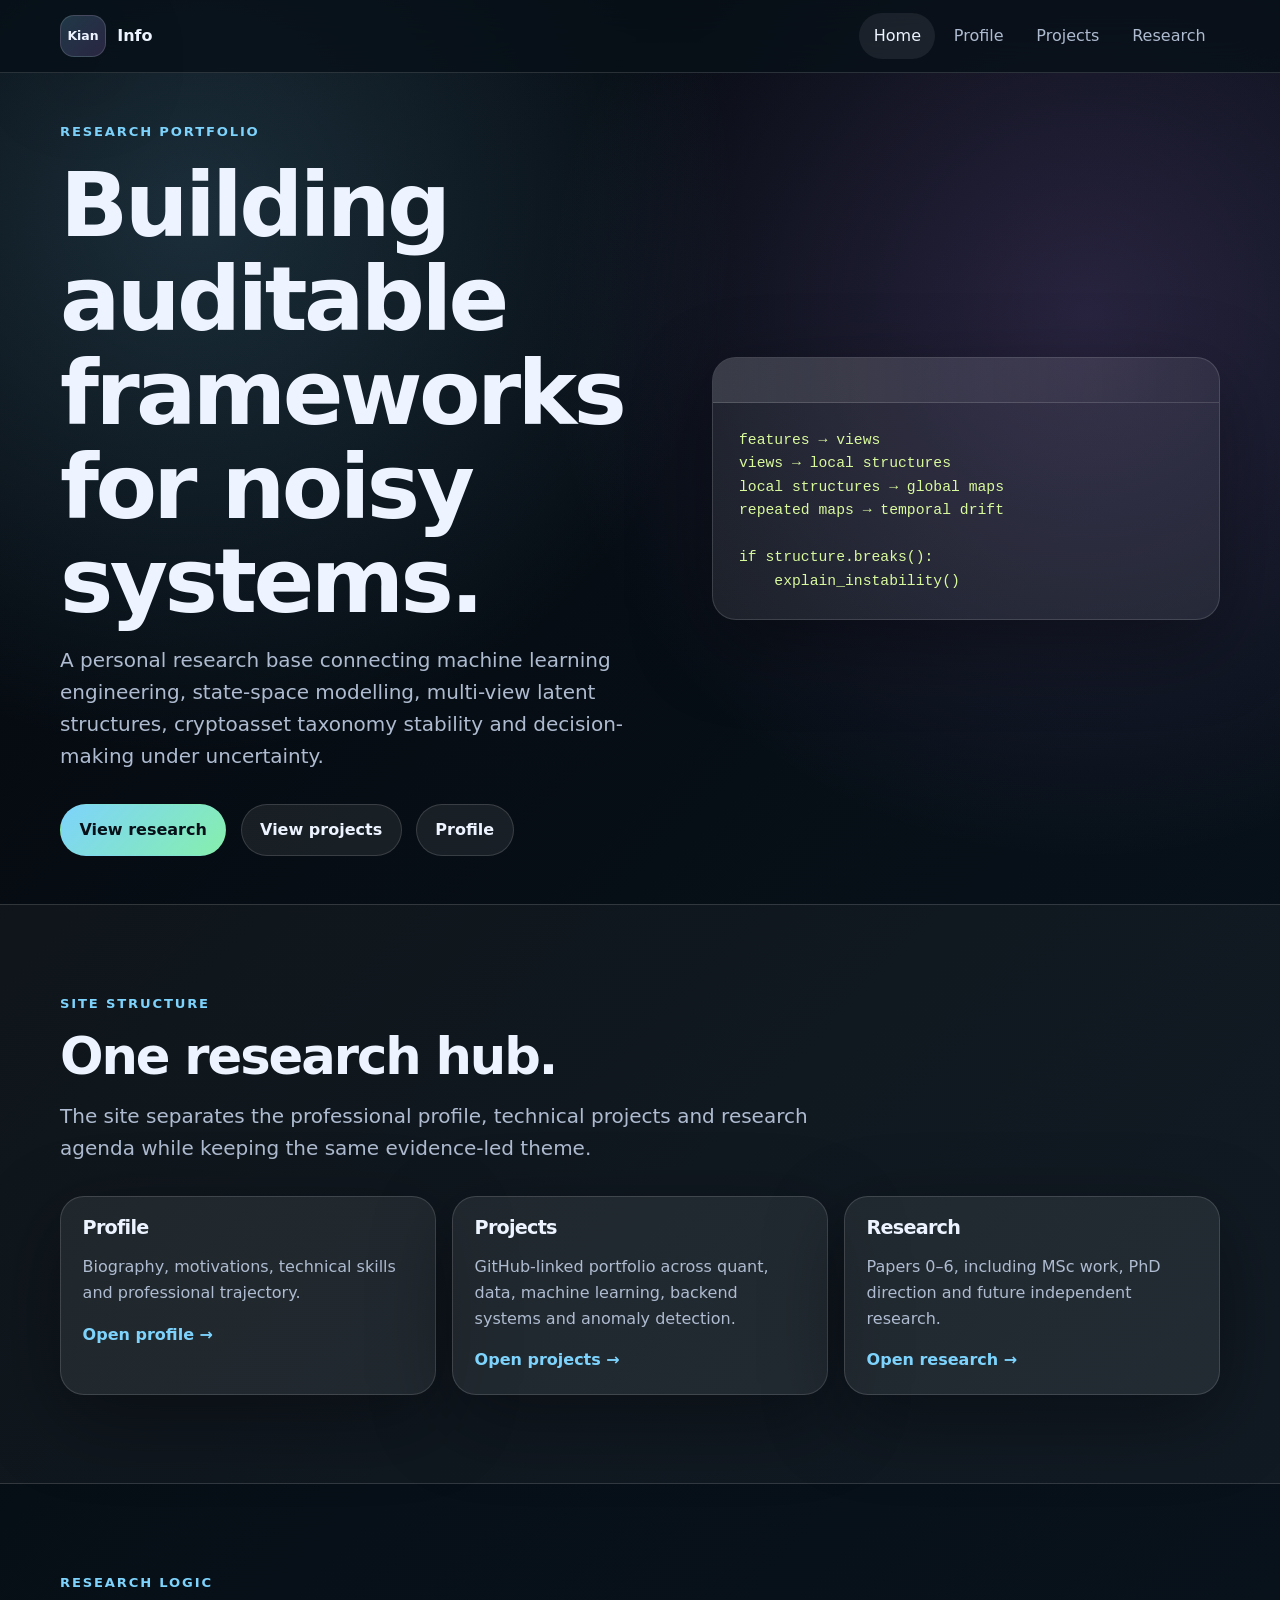
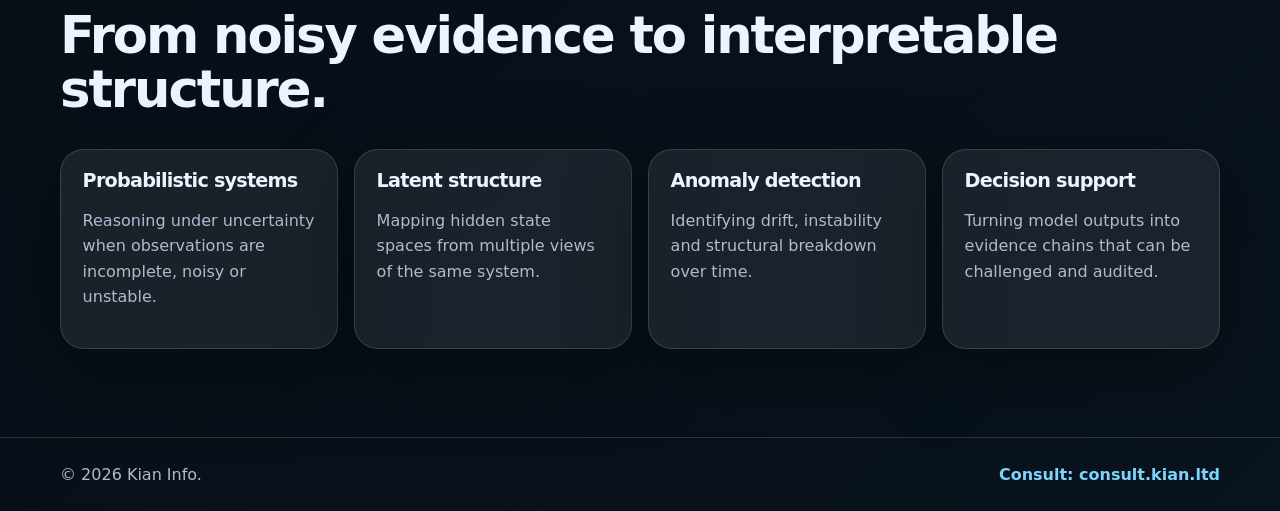
<file: index.html>
<!doctype html>
<html lang="en">
<head>
  <meta charset="utf-8">
  <meta name="viewport" content="width=device-width, initial-scale=1">
  <title>Kian Info</title>
  <meta http-equiv="refresh" content="0; url=website-info/home.html">
  <script>location.replace('website-info/home.html')</script>
</head>
<body>
  <p><a href="website-info/home.html">Open Kian Info</a></p>
</body>
</html>
</file>
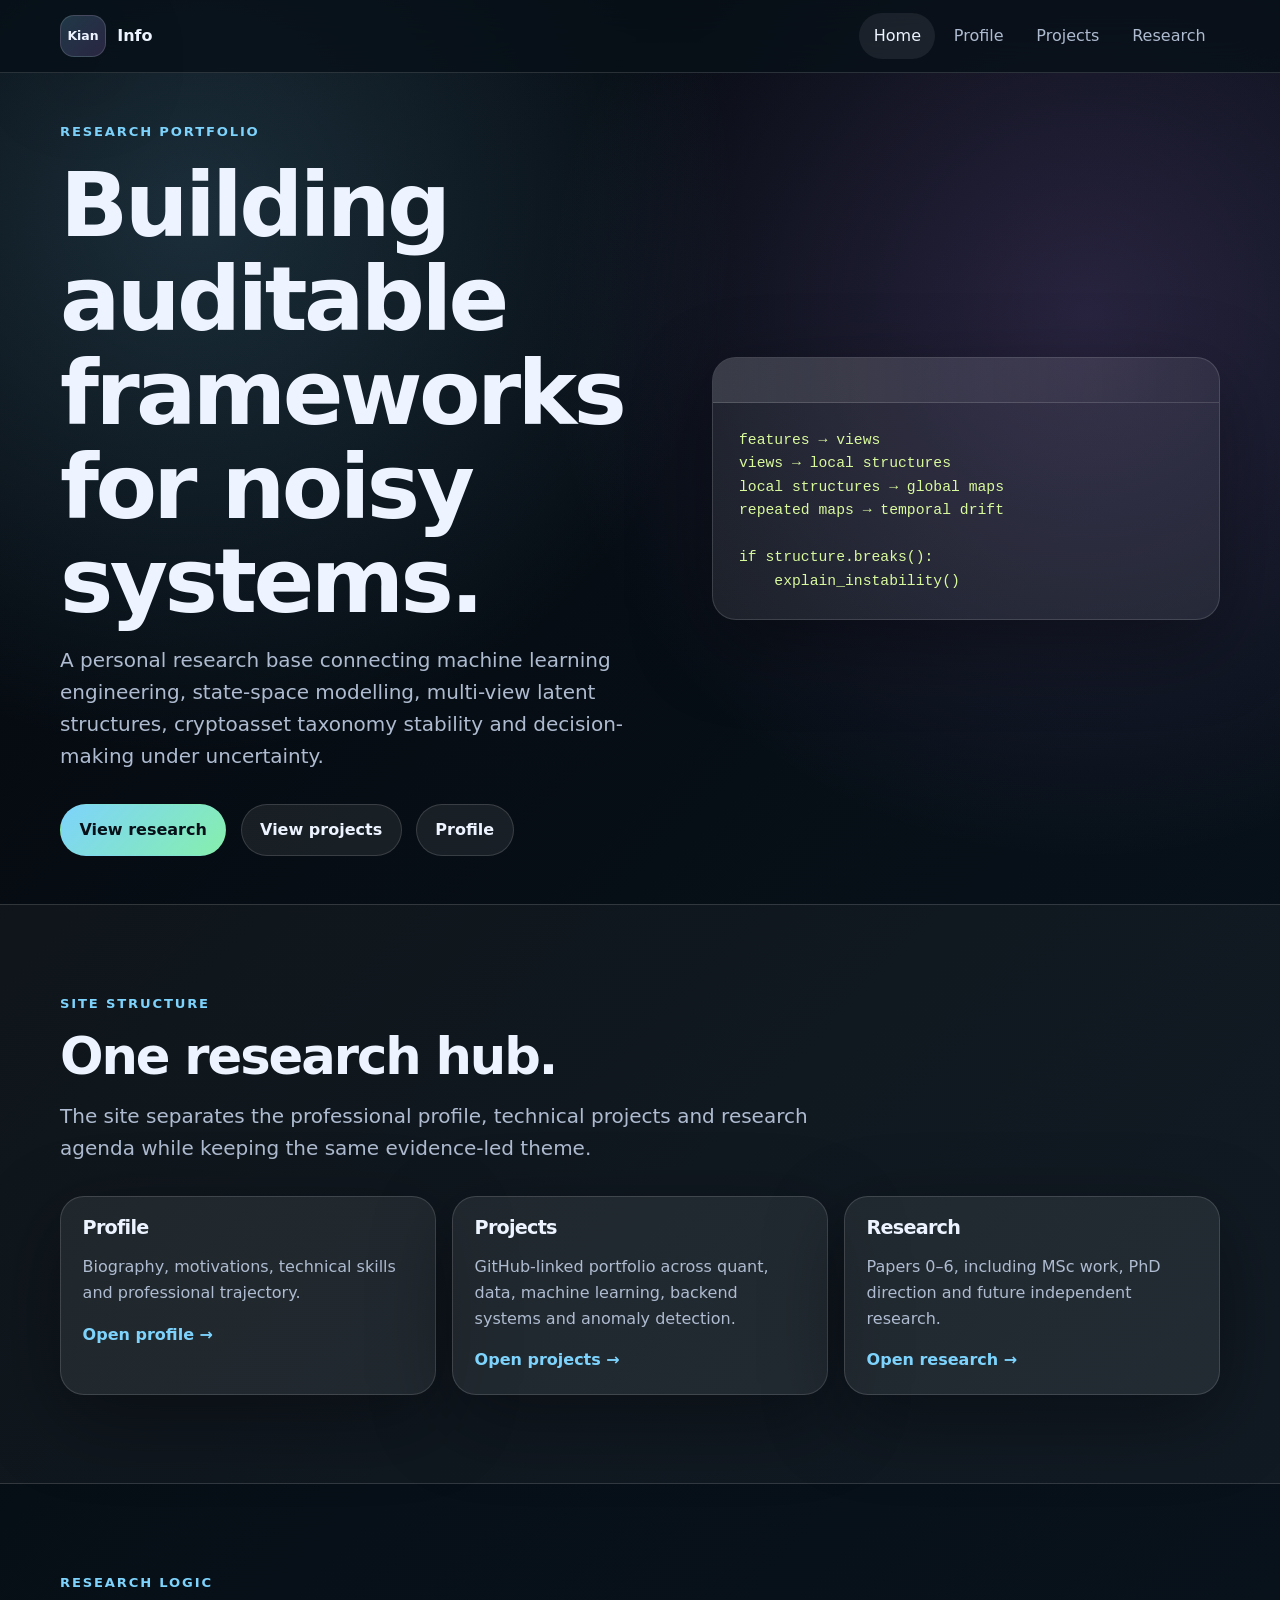
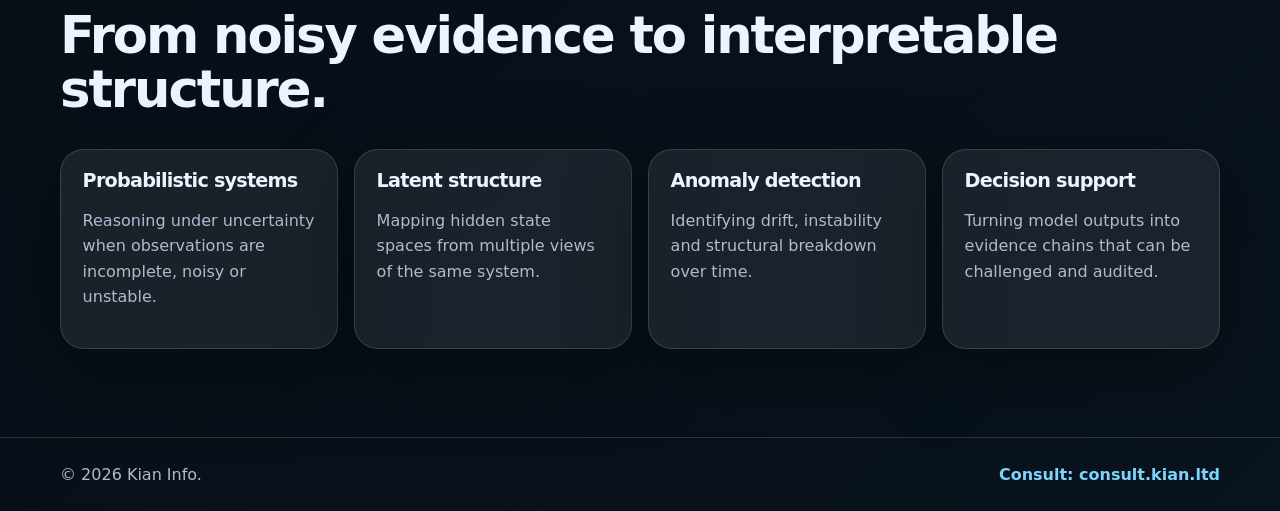
<file: website-info/home.html>
<!doctype html>
<html lang="en">
<head>
  <meta charset="utf-8">
  <meta name="viewport" content="width=device-width, initial-scale=1">
  <title>Kian Info | Research Portfolio</title>
  <meta name="description" content="Kian Info is a personal research portfolio for probabilistic systems, anomaly detection and uncertainty-aware evidence chains.">
  <base href="../">
  <link rel="stylesheet" href="website-info/assets/site.css">
  <script defer src="website-info/assets/site.js"></script>
</head>
<body>
<header class="header">
  <nav class="nav container" aria-label="Main navigation">
    <a class="brand" href="website-info/home.html"><span class="mark">Kian</span><span>Info</span></a>
    <button class="menu" type="button" aria-label="Toggle navigation" aria-expanded="false">☰</button>
    <div class="links">
      <a class="active" href="website-info/home.html">Home</a>
      <a href="website-info/profile.html">Profile</a>
      <a href="website-info/projects.html">Projects</a>
      <a href="website-info/research.html">Research</a>
    </div>
  </nav>
</header>

<main>
  <section class="hero">
    <div class="container split">
      <div class="reveal">
        <p class="eyebrow">Research portfolio</p>
        <h1>Building auditable frameworks for noisy systems.</h1>
        <p class="lead">A personal research base connecting machine learning engineering, state-space modelling, multi-view latent structures, cryptoasset taxonomy stability and decision-making under uncertainty.</p>
        <div class="buttons">
          <a class="button primary" href="website-info/research.html">View research</a>
          <a class="button" href="website-info/projects.html">View projects</a>
          <a class="button" href="website-info/profile.html">Profile</a>
        </div>
      </div>
      <aside class="panel code-panel reveal">
        <pre class="code">features → views
views → local structures
local structures → global maps
repeated maps → temporal drift

if structure.breaks():
    explain_instability()</pre>
      </aside>
    </div>
  </section>

  <section class="section band">
    <div class="container">
      <div class="heading reveal">
        <p class="eyebrow">Site structure</p>
        <h2>One research hub.</h2>
        <p class="lead">The site separates the professional profile, technical projects and research agenda while keeping the same evidence-led theme.</p>
      </div>
      <div class="grid three">
        <article class="card reveal">
          <h3>Profile</h3>
          <p>Biography, motivations, technical skills and professional trajectory.</p>
          <a href="website-info/profile.html">Open profile →</a>
        </article>
        <article class="card reveal">
          <h3>Projects</h3>
          <p>GitHub-linked portfolio across quant, data, machine learning, backend systems and anomaly detection.</p>
          <a href="website-info/projects.html">Open projects →</a>
        </article>
        <article class="card reveal">
          <h3>Research</h3>
          <p>Papers 0–6, including MSc work, PhD direction and future independent research.</p>
          <a href="website-info/research.html">Open research →</a>
        </article>
      </div>
    </div>
  </section>

  <section class="section">
    <div class="container">
      <div class="heading reveal">
        <p class="eyebrow">Research logic</p>
        <h2>From noisy evidence to interpretable structure.</h2>
      </div>
      <div class="grid four">
        <article class="card reveal"><h3>Probabilistic systems</h3><p>Reasoning under uncertainty when observations are incomplete, noisy or unstable.</p></article>
        <article class="card reveal"><h3>Latent structure</h3><p>Mapping hidden state spaces from multiple views of the same system.</p></article>
        <article class="card reveal"><h3>Anomaly detection</h3><p>Identifying drift, instability and structural breakdown over time.</p></article>
        <article class="card reveal"><h3>Decision support</h3><p>Turning model outputs into evidence chains that can be challenged and audited.</p></article>
      </div>
    </div>
  </section>
</main>

<footer class="footer">
  <div class="container">
    <p>© <span id="year"></span> Kian Info.</p>
    <a href="https://consult.kian.ltd">Consult: consult.kian.ltd</a>
  </div>
</footer>
</body>
</html>
</file>
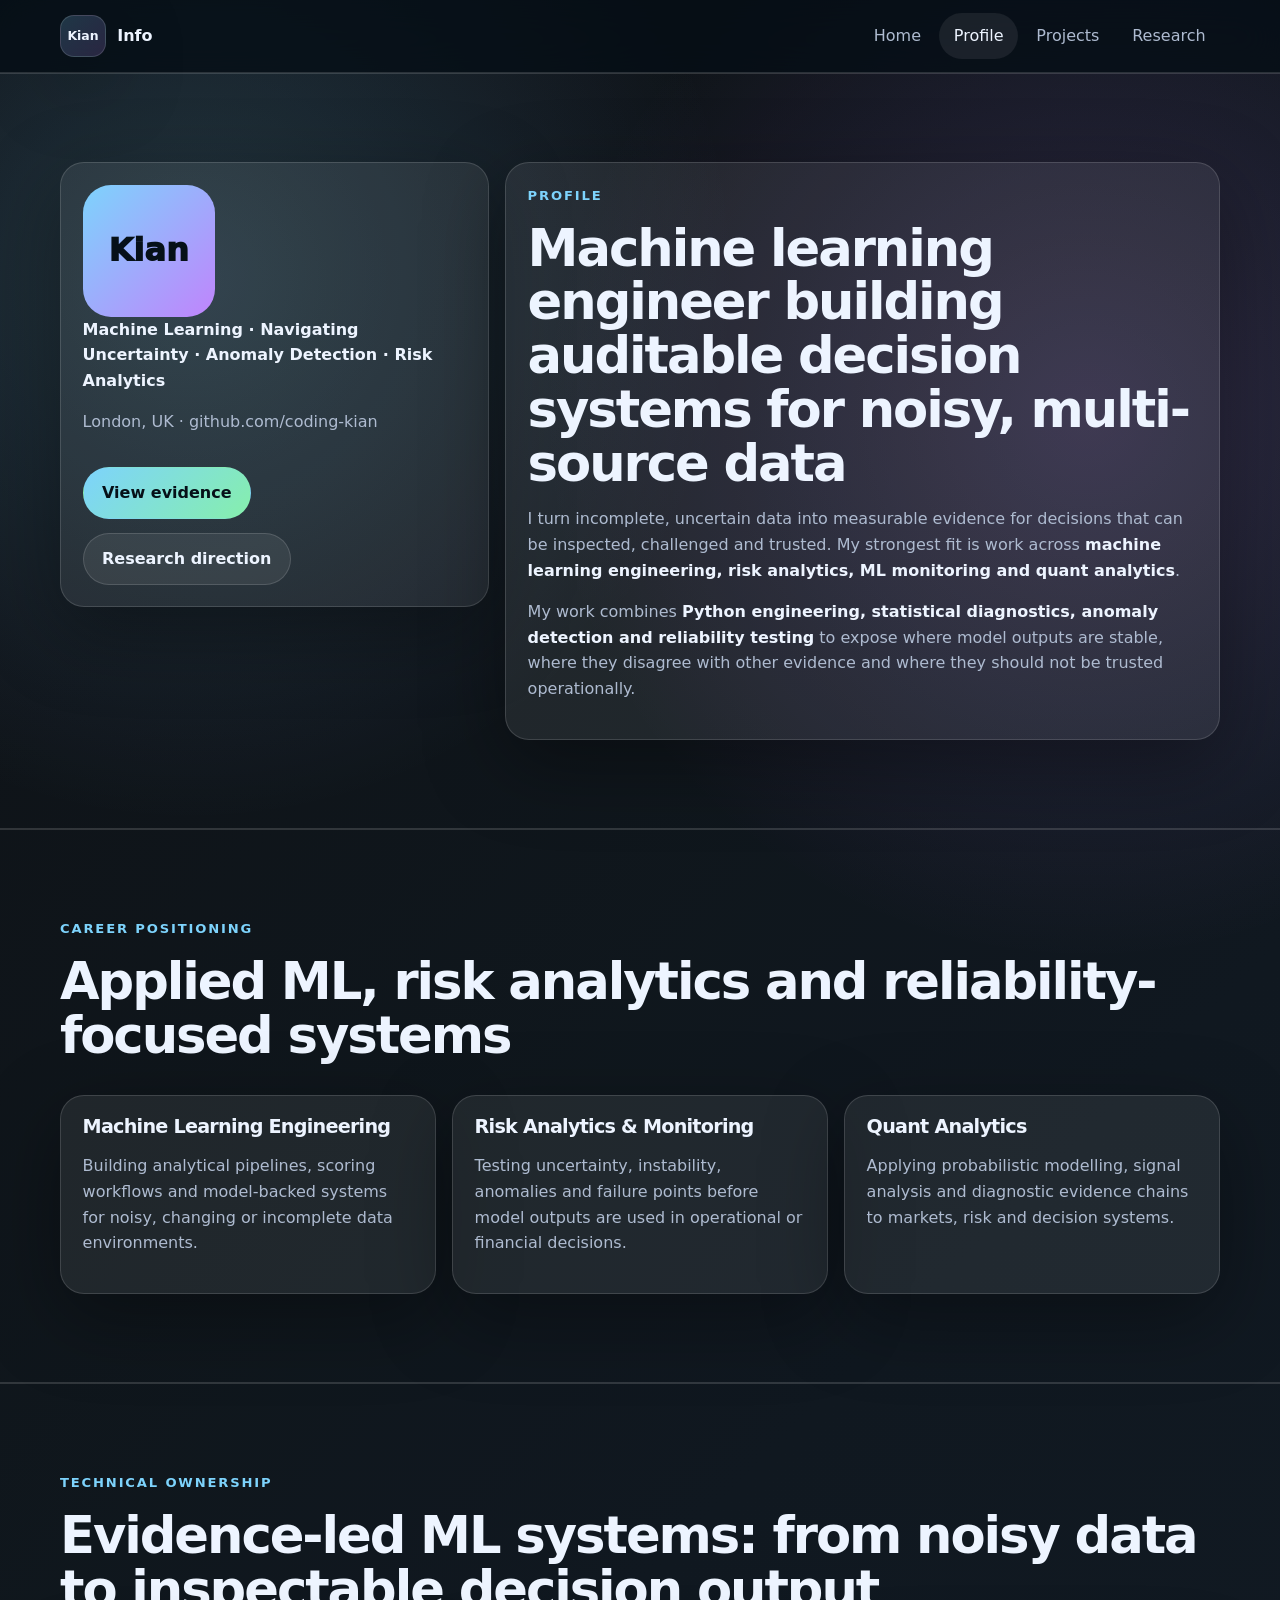
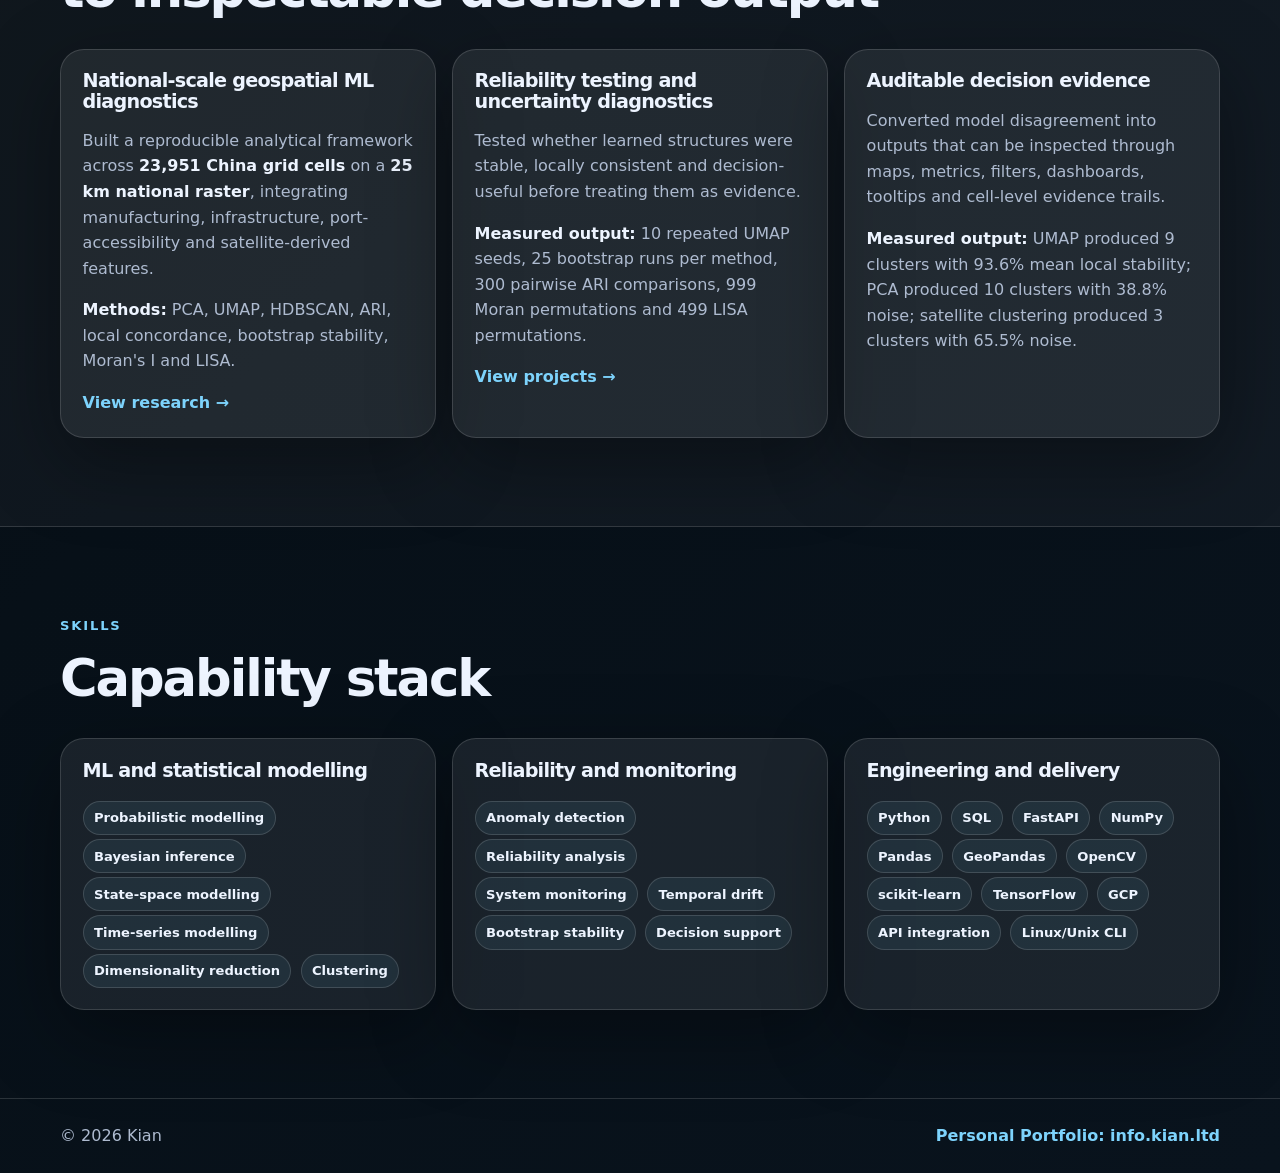
<file: website-info/profile.html>
<!doctype html>
<html lang="en">

<head>
  <meta charset="utf-8">
  <meta name="viewport" content="width=device-width, initial-scale=1">
  <title>Profile | Kian Info</title>
  <meta name="description" content=".">
  <base href="../">
  <link rel="stylesheet" href="website-info/assets/site.css">
  <script defer src="website-info/assets/site.js"></script>
</head>

<body>
  <header class="header">
    <nav class="nav container" aria-label="Main navigation">
      <a class="brand" href="website-info/home.html"><span class="mark">Kian</span><span>Info</span></a>
      <button class="menu" type="button" aria-label="Toggle navigation" aria-expanded="false">☰</button>
      <div class="links">
        <a href="website-info/home.html">Home</a>
        <a class="active" href="website-info/profile.html">Profile</a>
        <a href="website-info/projects.html">Projects</a>
        <a href="website-info/research.html">Research</a>
      </div>
    </nav>
  </header>


  <main>
    <section class="section band">
      <div class="container profile">
        <aside class="panel reveal">
          <div class="avatar">Kian</div>
          <p><strong>Machine Learning · Navigating Uncertainty · Anomaly Detection · Risk Analytics</strong></p>
          <p>London, UK · github.com/coding-kian</p>
          <div class="buttons">
            <a class="button primary" href="website-info/projects.html">View evidence</a>
            <a class="button" href="website-info/research.html">Research direction</a>
          </div>
        </aside>

        <div class="panel reveal">
          <p class="eyebrow">Profile</p>
          <h2>Machine learning engineer building auditable decision systems for noisy, multi-source data</h2>
          <p>
            I turn incomplete, uncertain data into measurable evidence for decisions that can be inspected, challenged
            and trusted. My strongest fit is work across <strong>machine learning engineering, risk analytics,
              ML monitoring and quant analytics</strong>.
          </p>
          <p>
            My work combines <strong>Python engineering, statistical diagnostics, anomaly detection and reliability
              testing</strong>
            to expose where model outputs are stable, where they disagree with other evidence and where they should not
            be
            trusted operationally.
          </p>
        </div>
      </div>
    </section>

    <section class="section band">
      <div class="container">
        <div class="heading reveal">
          <p class="eyebrow">Career positioning</p>
          <h2>Applied ML, risk analytics and reliability-focused systems</h2>
        </div>


        <div class="grid three">
          <article class="card reveal">
            <h3>Machine Learning Engineering</h3>
            <p>
              Building analytical pipelines, scoring workflows and model-backed systems for noisy, changing or
              incomplete
              data environments.
            </p>
          </article>

          <article class="card reveal">
            <h3>Risk Analytics & Monitoring</h3>
            <p>
              Testing uncertainty, instability, anomalies and failure points before model outputs are used in
              operational
              or financial decisions.
            </p>
          </article>

          <article class="card reveal">
            <h3>Quant Analytics</h3>
            <p>
              Applying probabilistic modelling, signal analysis and diagnostic evidence chains to markets, risk and
              decision systems.
            </p>
          </article>
        </div>


      </div>
    </section>

    <section class="section band">
      <div class="container">
        <div class="heading reveal">
          <p class="eyebrow">Technical ownership</p>
          <h2>Evidence-led ML systems: from noisy data to inspectable decision output</h2>
        </div>

        <div class="grid three">
          <article class="card reveal">
            <h3>National-scale geospatial ML diagnostics</h3>
            <p>
              Built a reproducible analytical framework across <strong>23,951 China grid cells</strong> on a
              <strong>25 km national raster</strong>, integrating manufacturing, infrastructure, port-accessibility
              and satellite-derived features.
            </p>
            <p>
              <strong>Methods:</strong> PCA, UMAP, HDBSCAN, ARI, local concordance, bootstrap stability,
              Moran's I and LISA.
            </p>
            <a class="project-link" href="website-info/research.html">View research →</a>
          </article>

          <article class="card reveal">
            <h3>Reliability testing and uncertainty diagnostics</h3>
            <p>
              Tested whether learned structures were stable, locally consistent and decision-useful before treating
              them as evidence.
            </p>
            <p>
              <strong>Measured output:</strong> 10 repeated UMAP seeds, 25 bootstrap runs per method,
              300 pairwise ARI comparisons, 999 Moran permutations and 499 LISA permutations.
            </p>
            <a class="project-link" href="website-info/projects.html">View projects →</a>
          </article>

          <article class="card reveal">
            <h3>Auditable decision evidence</h3>
            <p>
              Converted model disagreement into outputs that can be inspected through maps, metrics, filters,
              dashboards, tooltips and cell-level evidence trails.
            </p>
            <p>
              <strong>Measured output:</strong> UMAP produced 9 clusters with 93.6% mean local stability;
              PCA produced 10 clusters with 38.8% noise; satellite clustering produced 3 clusters with 65.5% noise.
            </p>
          </article>
        </div>

      </div>
    </section>



    <section class="section">
      <div class="container">
        <div class="heading reveal">
          <p class="eyebrow">Skills</p>
          <h2>Capability stack</h2>
        </div>

        <div class="grid three">
          <article class="panel reveal">
            <h3>ML and statistical modelling</h3>
            <span class="tag">Probabilistic modelling</span>
            <span class="tag">Bayesian inference</span>
            <span class="tag">State-space modelling</span>
            <span class="tag">Time-series modelling</span>
            <span class="tag">Dimensionality reduction</span>
            <span class="tag">Clustering</span>
          </article>

          <article class="panel reveal">
            <h3>Reliability and monitoring</h3>
            <span class="tag">Anomaly detection</span>
            <span class="tag">Reliability analysis</span>
            <span class="tag">System monitoring</span>
            <span class="tag">Temporal drift</span>
            <span class="tag">Bootstrap stability</span>
            <span class="tag">Decision support</span>
          </article>

          <article class="panel reveal">
            <h3>Engineering and delivery</h3>
            <span class="tag">Python</span>
            <span class="tag">SQL</span>
            <span class="tag">FastAPI</span>
            <span class="tag">NumPy</span>
            <span class="tag">Pandas</span>
            <span class="tag">GeoPandas</span>
            <span class="tag">OpenCV</span>
            <span class="tag">scikit-learn</span>
            <span class="tag">TensorFlow</span>
            <span class="tag">GCP</span>
            <span class="tag">API integration</span>
            <span class="tag">Linux/Unix CLI</span>
          </article>
        </div>
      </div>
    </section>
  </main>

  <footer class="footer">
    <div class="container">
      <p>© <span id="year"></span> Kian</p>
      <a href="https://info.kian.ltd">Personal Portfolio: info.kian.ltd</a>
    </div>
  </footer>
</body>

</html>
</file>
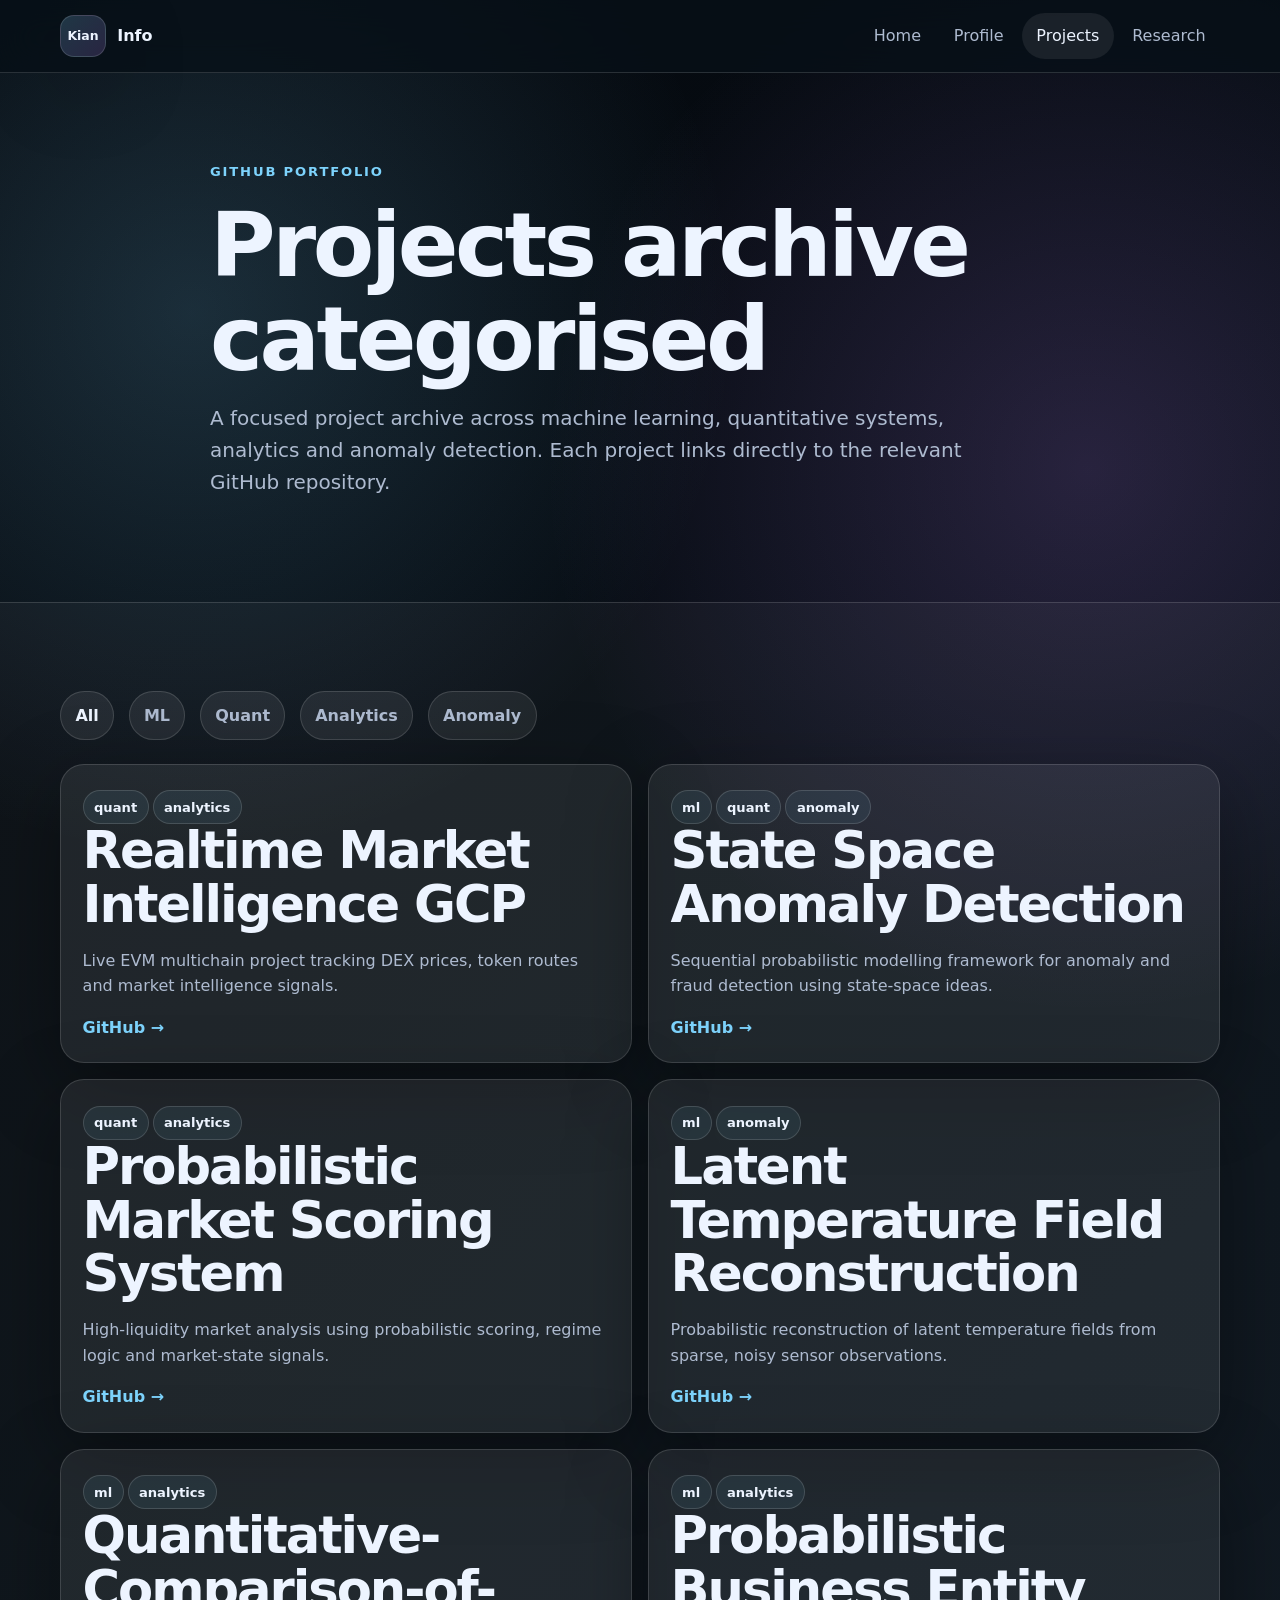
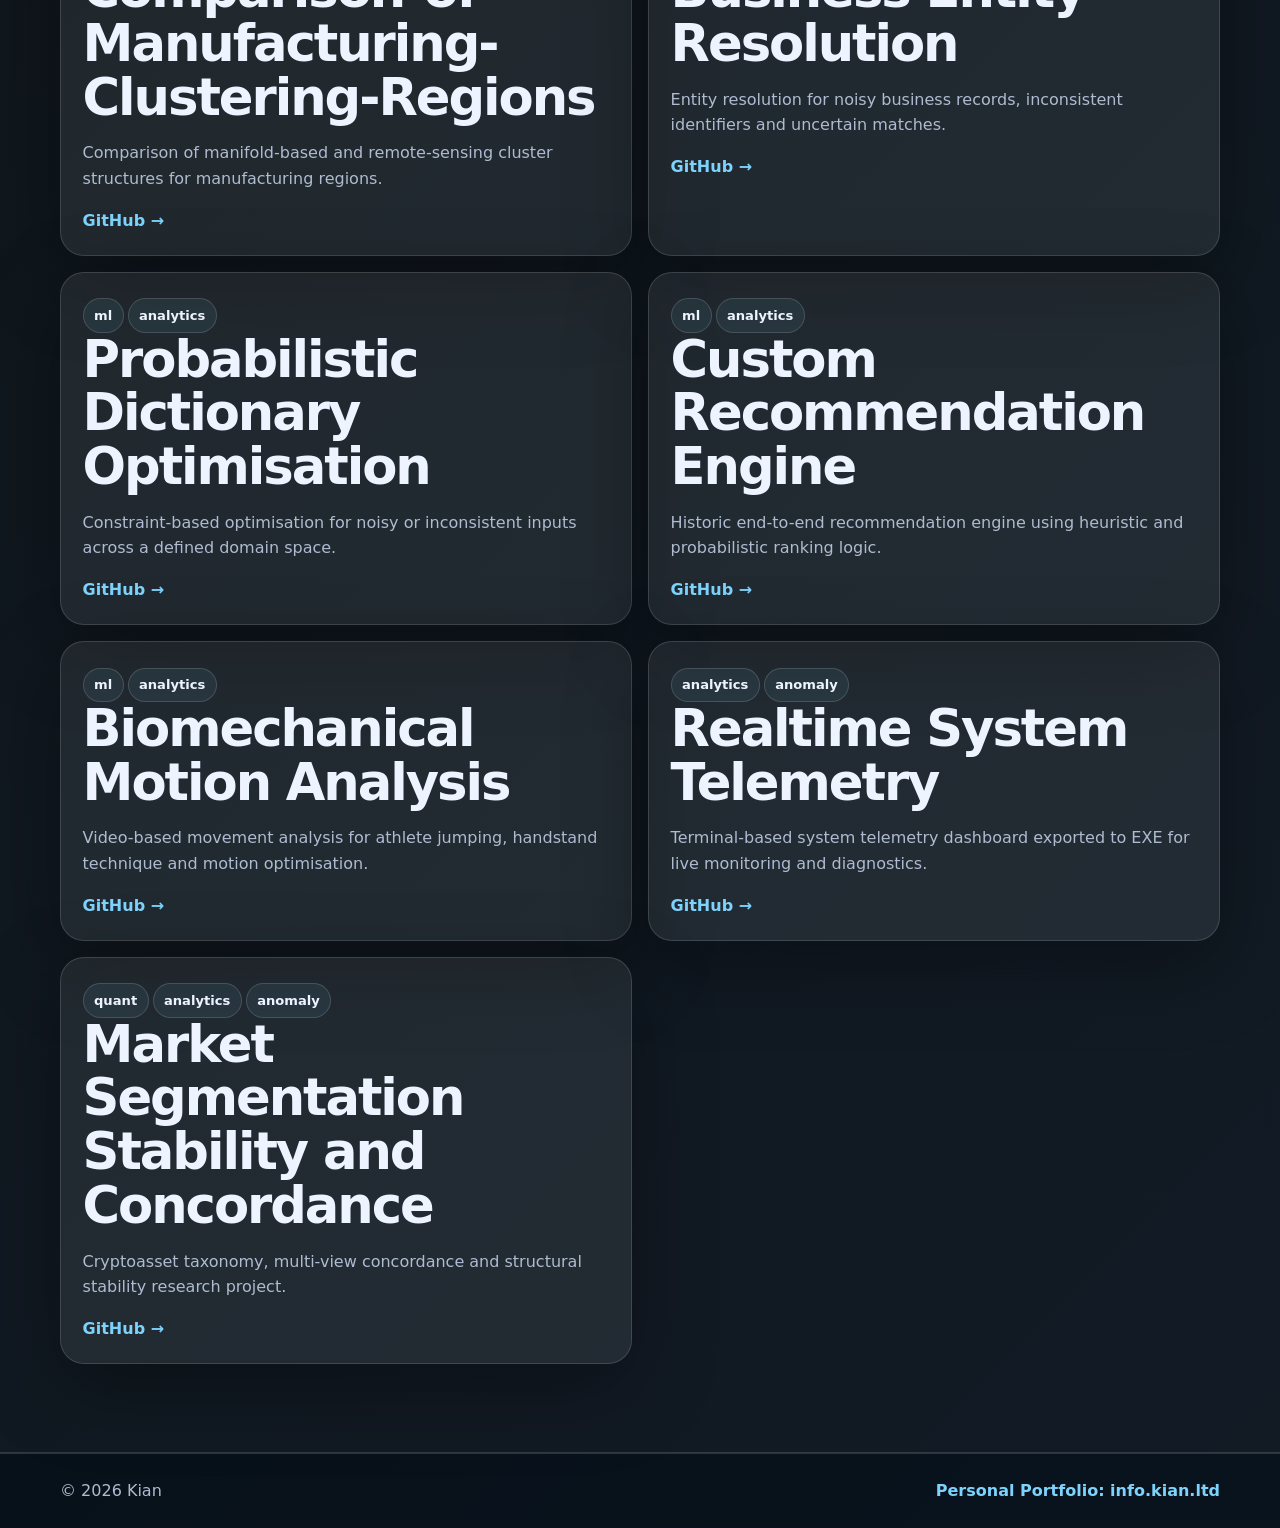
<file: website-info/projects.html>
<!doctype html>
<html lang="en">

<head>
  <meta charset="utf-8">
  <meta name="viewport" content="width=device-width, initial-scale=1">
  <title>Projects | Kian Info</title>
  <meta name="description"
    content="GitHub-linked project portfolio across ML, quant, analytics and anomaly detection.">
  <base href="../">
  <link rel="stylesheet" href="website-info/assets/site.css">
  <script defer src="website-info/assets/site.js"></script>
</head>

<body>
  <header class="header">
    <nav class="nav container" aria-label="Main navigation">
      <a class="brand" href="website-info/home.html"><span class="mark">Kian</span><span>Info</span></a>
      <button class="menu" type="button" aria-label="Toggle navigation" aria-expanded="false">☰</button>
      <div class="links">
        <a href="website-info/home.html">Home</a>
        <a href="website-info/profile.html">Profile</a>
        <a class="active" href="website-info/projects.html">Projects</a>
        <a href="website-info/research.html">Research</a>
      </div>
    </nav>
  </header>

  <main>
    <section class="section">
      <div class="container narrow reveal">
        <p class="eyebrow">GitHub portfolio</p>
        <h1>Projects archive categorised</h1>
        <p class="lead">
          A focused project archive across machine learning, quantitative systems, analytics and anomaly detection.
          Each project links directly to the relevant GitHub repository.
        </p>
      </div>
    </section>

    <section class="section band">
      <div class="container">
        <div class="filters reveal">
          <button class="filter active" type="button" data-filter="all">All</button>
          <button class="filter" type="button" data-filter="ml">ML</button>
          <button class="filter" type="button" data-filter="quant">Quant</button>
          <button class="filter" type="button" data-filter="analytics">Analytics</button>
          <button class="filter" type="button" data-filter="anomaly">Anomaly</button>
        </div>

        <div class="project-grid">
          <article class="project-card reveal" data-category="quant analytics">
            <span class="tag">quant</span><span class="tag">analytics</span>
            <h2>Realtime Market Intelligence GCP</h2>
            <p>Live EVM multichain project tracking DEX prices, token routes and market intelligence signals.</p>
            <a href="https://github.com/coding-kian/Realtime-Market-Intelligence-GCP">GitHub →</a>
          </article>

          <article class="project-card reveal" data-category="ml quant anomaly">
            <span class="tag">ml</span><span class="tag">quant</span><span class="tag">anomaly</span>
            <h2>State Space Anomaly Detection</h2>
            <p>Sequential probabilistic modelling framework for anomaly and fraud detection using state-space ideas.</p>
            <a href="https://github.com/coding-kian/State-Space-Anomaly-Detection">GitHub →</a>
          </article>

          <article class="project-card reveal" data-category="quant analytics">
            <span class="tag">quant</span><span class="tag">analytics</span>
            <h2>Probabilistic Market Scoring System</h2>
            <p>High-liquidity market analysis using probabilistic scoring, regime logic and market-state signals.</p>
            <a href="https://github.com/coding-kian/Probabilistic-Market-Scoring-System">GitHub →</a>
          </article>

          <article class="project-card reveal" data-category="anomaly">
            <span class="tag">ml</span><span class="tag">anomaly</span>
            <h2>Latent Temperature Field Reconstruction</h2>
            <p>Probabilistic reconstruction of latent temperature fields from sparse, noisy sensor observations.</p>
            <a href="https://github.com/coding-kian/Latent-Temperature-Field-Reconstruction">GitHub →</a>
          </article>

          <article class="project-card reveal" data-category="ml analytics">
            <span class="tag">ml</span><span class="tag">analytics</span>
            <h2>Quantitative-Comparison-of-Manufacturing-Clustering-Regions</h2>
            <p>Comparison of manifold-based and remote-sensing cluster structures for manufacturing regions.</p>
            <a href="https://github.com/coding-kian/Quantitative-Comparison-of-Manufacturing-Clustering-Regions">GitHub →</a>
          </article>

          <article class="project-card reveal" data-category="ml analytics">
            <span class="tag">ml</span><span class="tag">analytics</span>
            <h2>Probabilistic Business Entity Resolution</h2>
            <p>Entity resolution for noisy business records, inconsistent identifiers and uncertain matches.</p>
            <a href="https://github.com/coding-kian/Probabilistic-Business-Entity-Resolution">GitHub →</a>
          </article>

          <article class="project-card reveal" data-category="ml analytics">
            <span class="tag">ml</span><span class="tag">analytics</span>
            <h2>Probabilistic Dictionary Optimisation</h2>
            <p>Constraint-based optimisation for noisy or inconsistent inputs across a defined domain space.</p>
            <a href="https://github.com/coding-kian/Probabilistic-Dictionary-optimisation">GitHub →</a>
          </article>

          <article class="project-card reveal" data-category="ml analytics">
            <span class="tag">ml</span><span class="tag">analytics</span>
            <h2>Custom Recommendation Engine</h2>
            <p>Historic end-to-end recommendation engine using heuristic and probabilistic ranking logic.</p>
            <a href="https://github.com/coding-kian/Custom-Recommendation-Engine">GitHub →</a>
          </article>

          <article class="project-card reveal" data-category="ml analytics">
            <span class="tag">ml</span><span class="tag">analytics</span>
            <h2>Biomechanical Motion Analysis</h2>
            <p>Video-based movement analysis for athlete jumping, handstand technique and motion optimisation.</p>
            <a href="https://github.com/coding-kian/Biomechanical-Motion-Analysis">GitHub →</a>
          </article>

          <article class="project-card reveal" data-category="analytics anomaly">
            <span class="tag">analytics</span><span class="tag">anomaly</span>
            <h2>Realtime System Telemetry</h2>
            <p>Terminal-based system telemetry dashboard exported to EXE for live monitoring and diagnostics.</p>
            <a href="https://github.com/coding-kian/Realtime-System-Telemetry">GitHub →</a>
          </article>

          <article class="project-card reveal" data-category="quant analytics anomaly">
            <span class="tag">quant</span><span class="tag">analytics</span><span class="tag">anomaly</span>
            <h2>Market Segmentation Stability and Concordance</h2>
            <p>Cryptoasset taxonomy, multi-view concordance and structural stability research project.</p>
            <a href="https://github.com/coding-kian/Market-Segmentation-Stability-and-Concordance">GitHub →</a>
          </article>
        </div>
      </div>
    </section>
  </main>

  <footer class="footer">
    <div class="container">
      <p>© <span id="year"></span> Kian </p>
      <a href="https://info.kian.ltd">Personal Portfolio: info.kian.ltd</a>
    </div>
  </footer>
</body>

</html>
</file>
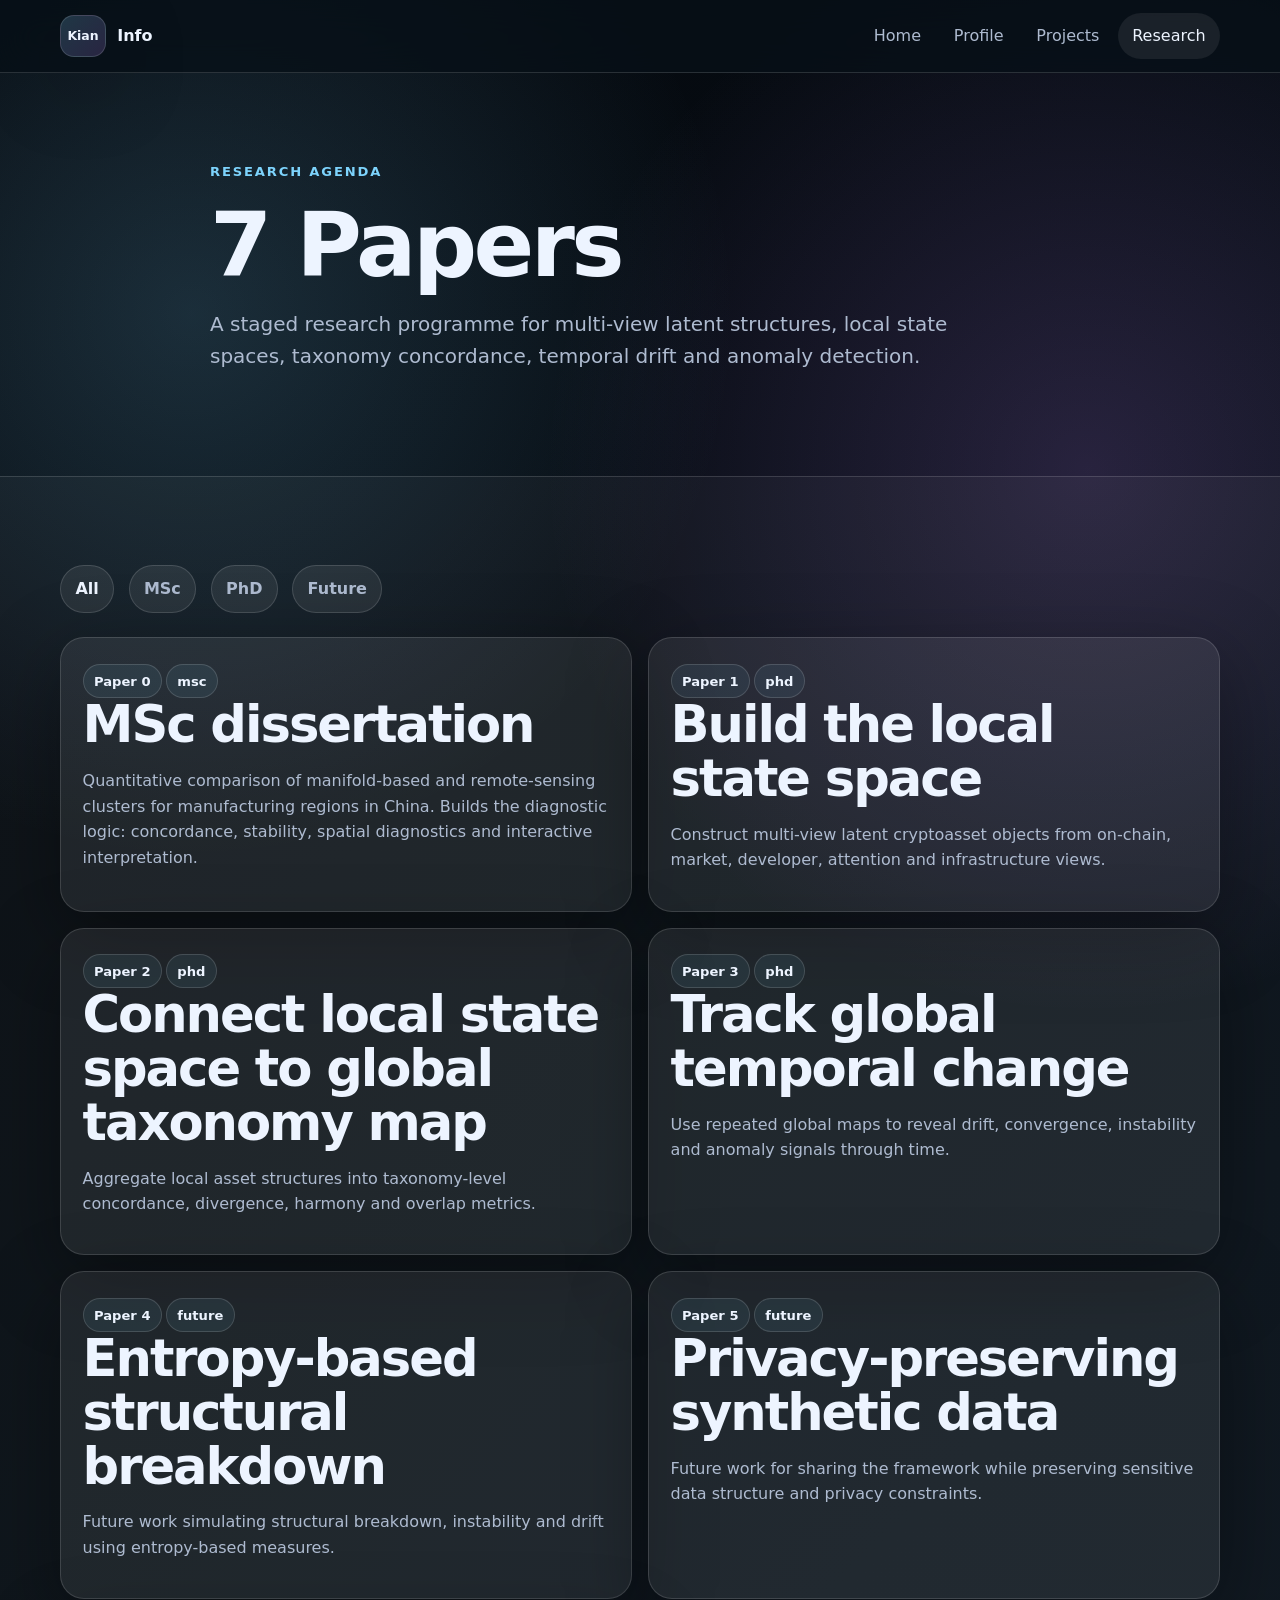
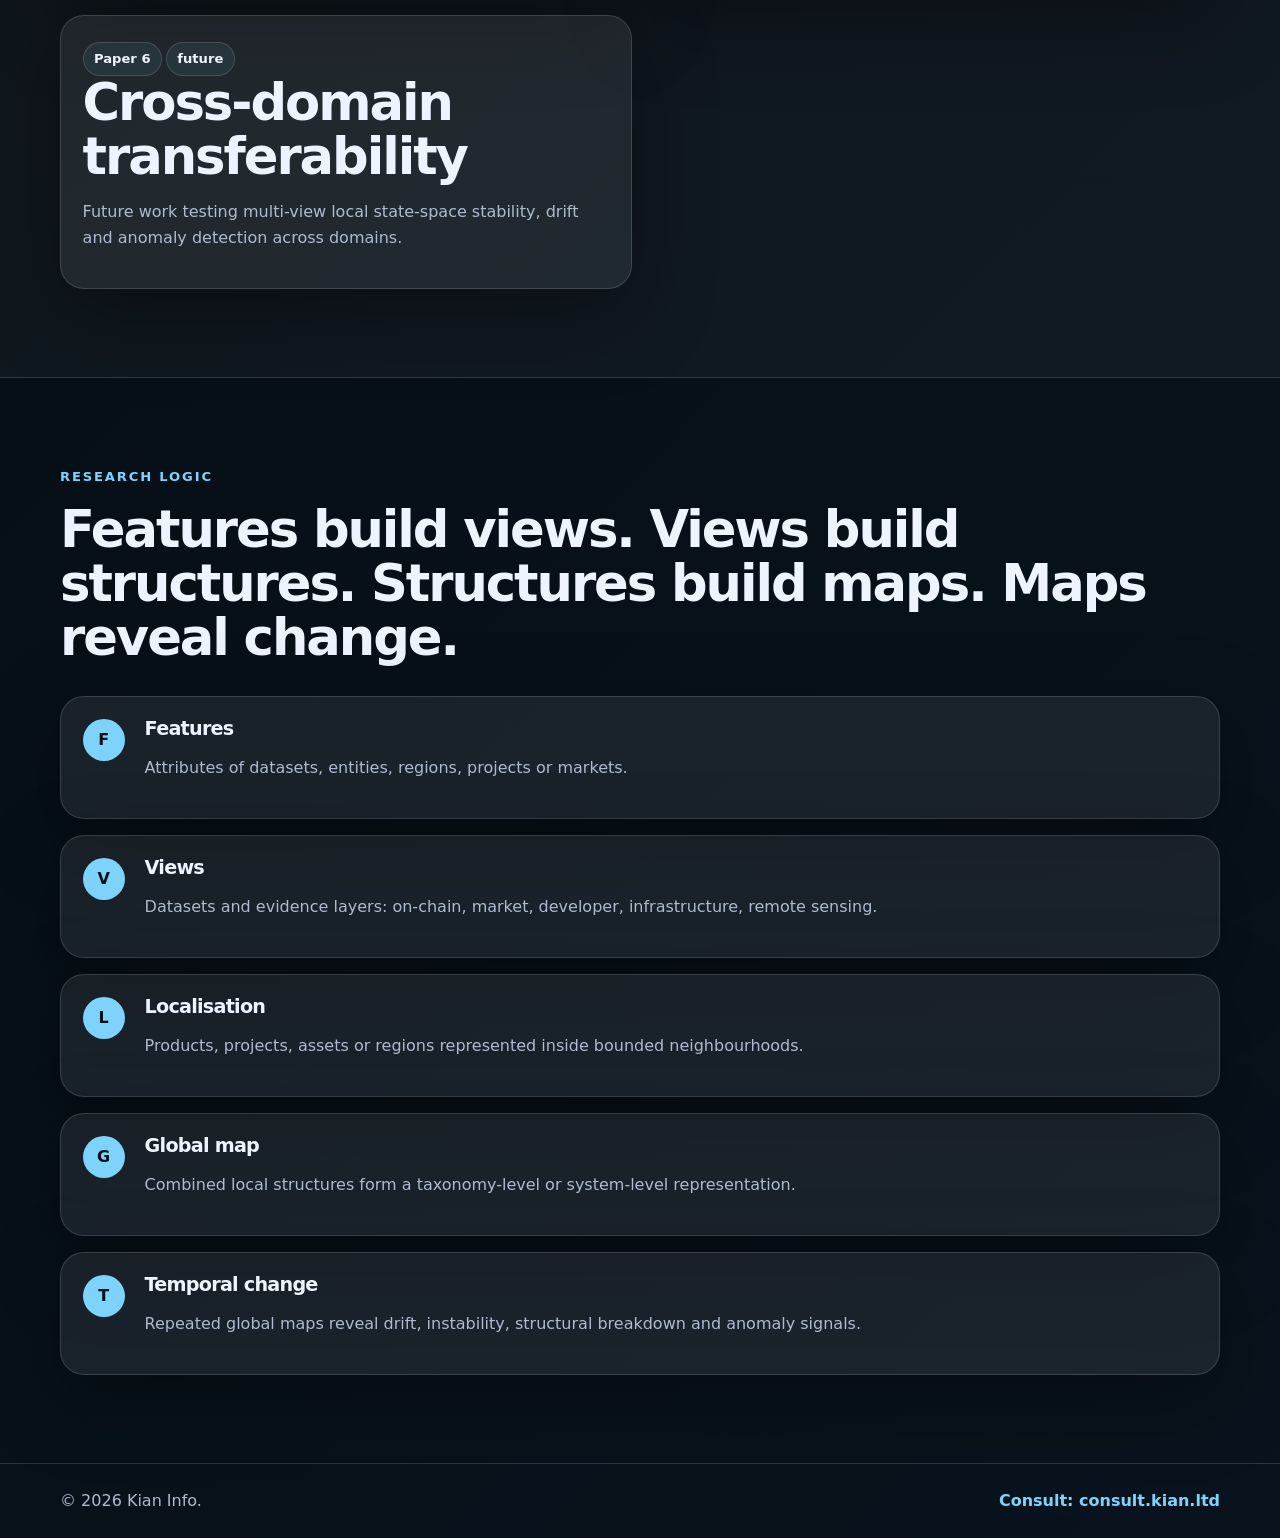
<file: website-info/research.html>
<!doctype html>
<html lang="en">
<head>
  <meta charset="utf-8">
  <meta name="viewport" content="width=device-width, initial-scale=1">
  <title>Research | Kian Info</title>
  <meta name="description" content="Research agenda for multi-view latent structures, local state spaces, taxonomy concordance and anomaly detection.">
  <base href="../">
  <link rel="stylesheet" href="website-info/assets/site.css">
  <script defer src="website-info/assets/site.js"></script>
</head>
<body>
<header class="header">
  <nav class="nav container" aria-label="Main navigation">
    <a class="brand" href="website-info/home.html"><span class="mark">Kian</span><span>Info</span></a>
    <button class="menu" type="button" aria-label="Toggle navigation" aria-expanded="false">☰</button>
    <div class="links">
      <a href="website-info/home.html">Home</a>
      <a href="website-info/profile.html">Profile</a>
      <a href="website-info/projects.html">Projects</a>
      <a class="active" href="website-info/research.html">Research</a>
    </div>
  </nav>
</header>

<main>
  <section class="section">
    <div class="container narrow reveal">
      <p class="eyebrow">Research agenda</p>
      <h1>7 Papers</h1>
      <p class="lead">A staged research programme for multi-view latent structures, local state spaces, taxonomy concordance, temporal drift and anomaly detection.</p>
    </div>
  </section>

  <section class="section band">
    <div class="container">
      <div class="filters reveal">
        <button class="filter active" type="button" data-filter="all">All</button>
        <button class="filter" type="button" data-filter="msc">MSc</button>
        <button class="filter" type="button" data-filter="phd">PhD</button>
        <button class="filter" type="button" data-filter="future">Future</button>
      </div>

      <div class="paper-grid">
        <article class="paper-card reveal" data-category="msc">
          <span class="tag">Paper 0</span><span class="tag">msc</span>
          <h2>MSc dissertation</h2>
          <p>Quantitative comparison of manifold-based and remote-sensing clusters for manufacturing regions in China. Builds the diagnostic logic: concordance, stability, spatial diagnostics and interactive interpretation.</p>
        </article>
        <article class="paper-card reveal" data-category="phd">
          <span class="tag">Paper 1</span><span class="tag">phd</span>
          <h2>Build the local state space</h2>
          <p>Construct multi-view latent cryptoasset objects from on-chain, market, developer, attention and infrastructure views.</p>
        </article>
        <article class="paper-card reveal" data-category="phd">
          <span class="tag">Paper 2</span><span class="tag">phd</span>
          <h2>Connect local state space to global taxonomy map</h2>
          <p>Aggregate local asset structures into taxonomy-level concordance, divergence, harmony and overlap metrics.</p>
        </article>
        <article class="paper-card reveal" data-category="phd">
          <span class="tag">Paper 3</span><span class="tag">phd</span>
          <h2>Track global temporal change</h2>
          <p>Use repeated global maps to reveal drift, convergence, instability and anomaly signals through time.</p>
        </article>
        <article class="paper-card reveal" data-category="future">
          <span class="tag">Paper 4</span><span class="tag">future</span>
          <h2>Entropy-based structural breakdown</h2>
          <p>Future work simulating structural breakdown, instability and drift using entropy-based measures.</p>
        </article>
        <article class="paper-card reveal" data-category="future">
          <span class="tag">Paper 5</span><span class="tag">future</span>
          <h2>Privacy-preserving synthetic data</h2>
          <p>Future work for sharing the framework while preserving sensitive data structure and privacy constraints.</p>
        </article>
        <article class="paper-card reveal" data-category="future">
          <span class="tag">Paper 6</span><span class="tag">future</span>
          <h2>Cross-domain transferability</h2>
          <p>Future work testing multi-view local state-space stability, drift and anomaly detection across domains.</p>
        </article>
      </div>
    </div>
  </section>

  <section class="section">
    <div class="container">
      <div class="heading reveal">
        <p class="eyebrow">Research logic</p>
        <h2>Features build views. Views build structures. Structures build maps. Maps reveal change.</h2>
      </div>
      <div class="timeline">
        <article class="step reveal"><span>F</span><div><h3>Features</h3><p>Attributes of datasets, entities, regions, projects or markets.</p></div></article>
        <article class="step reveal"><span>V</span><div><h3>Views</h3><p>Datasets and evidence layers: on-chain, market, developer, infrastructure, remote sensing.</p></div></article>
        <article class="step reveal"><span>L</span><div><h3>Localisation</h3><p>Products, projects, assets or regions represented inside bounded neighbourhoods.</p></div></article>
        <article class="step reveal"><span>G</span><div><h3>Global map</h3><p>Combined local structures form a taxonomy-level or system-level representation.</p></div></article>
        <article class="step reveal"><span>T</span><div><h3>Temporal change</h3><p>Repeated global maps reveal drift, instability, structural breakdown and anomaly signals.</p></div></article>
      </div>
    </div>
  </section>
</main>

<footer class="footer">
  <div class="container">
    <p>© <span id="year"></span> Kian Info.</p>
    <a href="https://consult.kian.ltd">Consult: consult.kian.ltd</a>
  </div>
</footer>
</body>
</html>
</file>
